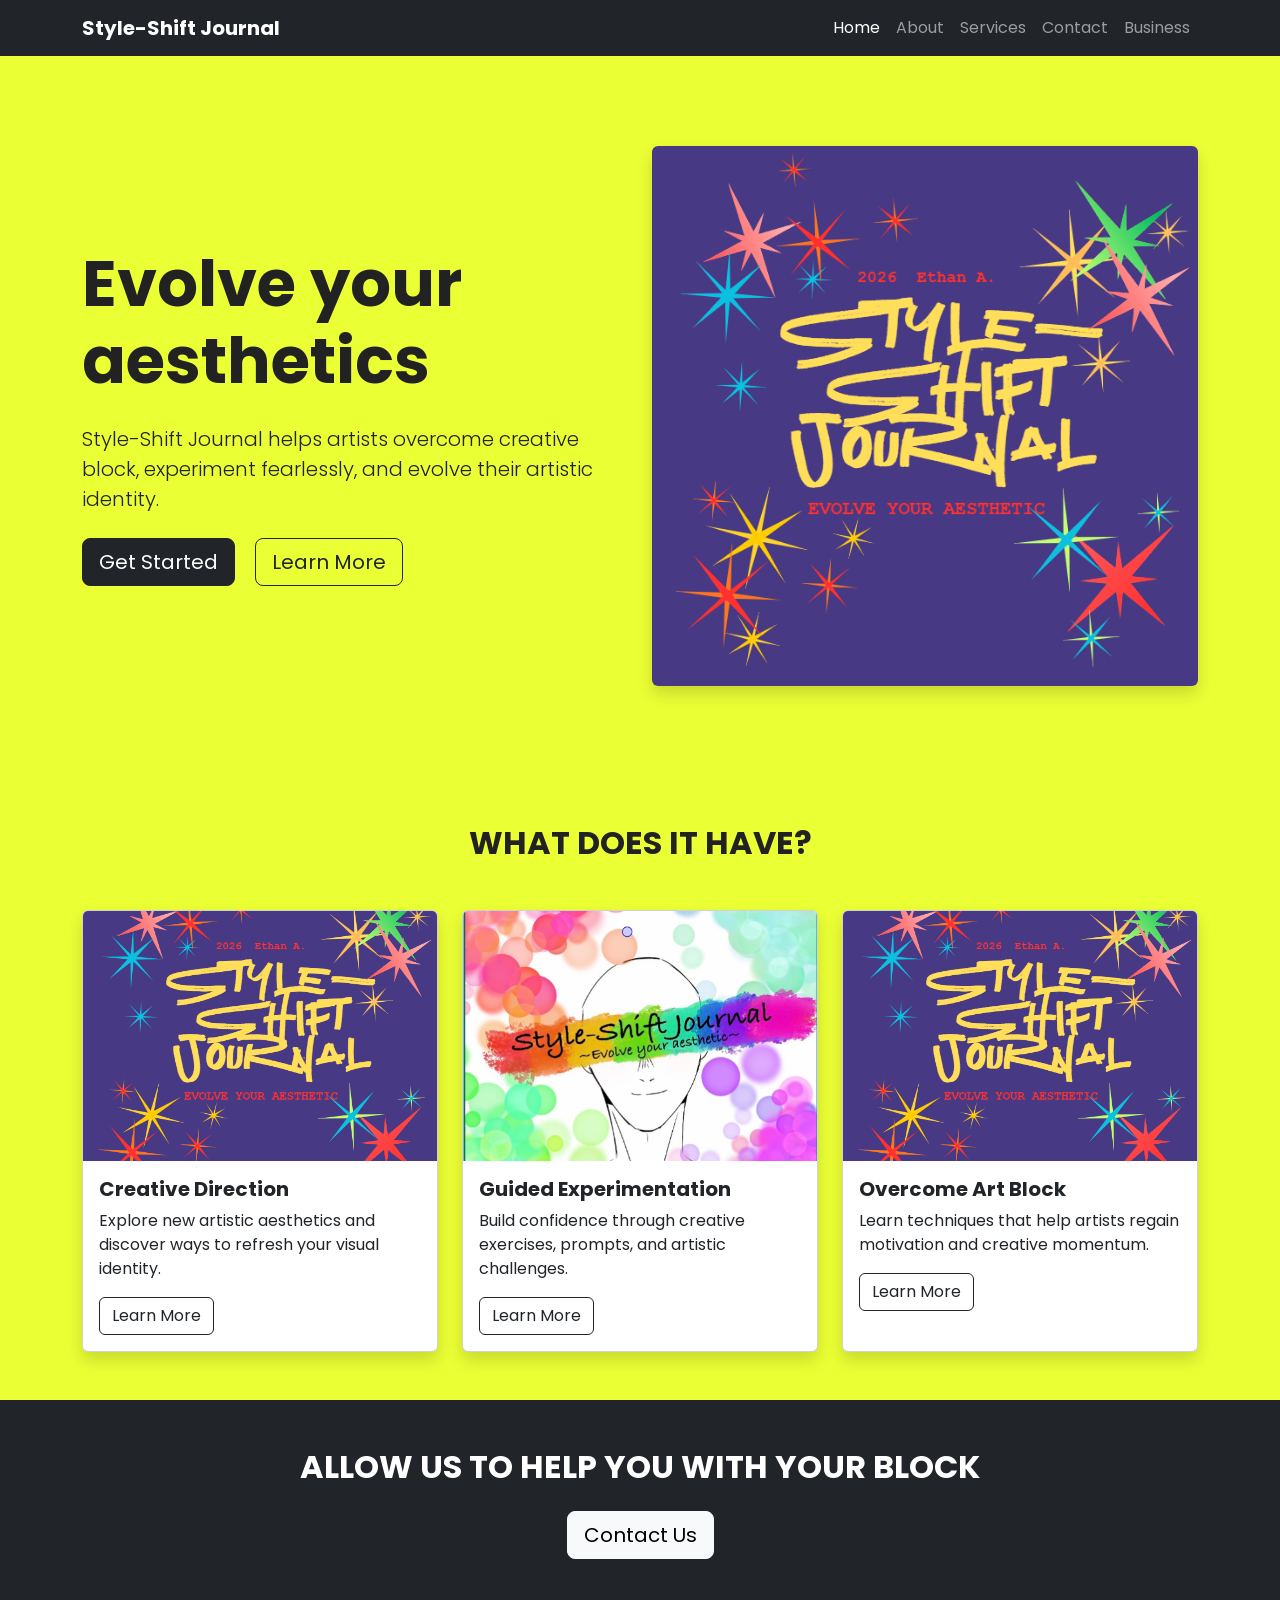
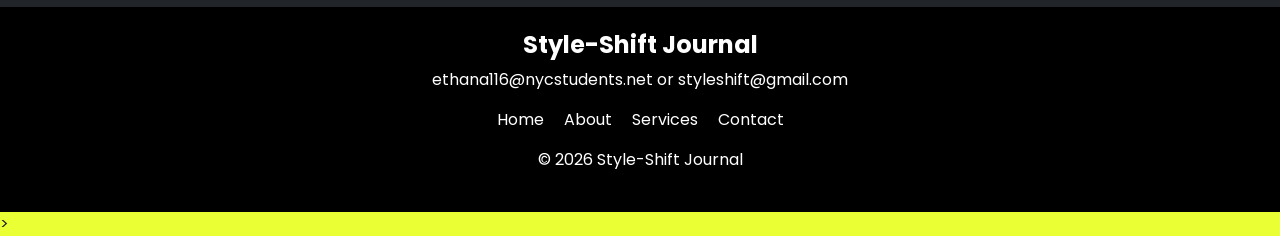
<file: index.html>
<!-- =========================
FILE: index.html
========================= -->
<!DOCTYPE html>
<html lang="en">
<head>
  <meta charset="UTF-8">
  <meta name="viewport" content="width=device-width, initial-scale=1.0">

  <title>Style-Shift Journal | Home</title>

 
  <link href="https://cdn.jsdelivr.net/npm/bootstrap@5.3.3/dist/css/bootstrap.min.css" rel="stylesheet">

  <link href="https://fonts.googleapis.com/css2?family=Poppins:wght@300;400;600;700&display=swap" rel="stylesheet">

  <link rel="stylesheet" href="style.css">
</head>

<body style="background-color: rgb(235, 255, 53);">


<nav class="navbar navbar-expand-lg navbar-dark bg-dark">
  <div class="container">

    <a class="navbar-brand fw-bold" href="index.html">
      Style-Shift Journal
    </a>

    <button class="navbar-toggler" type="button" data-bs-toggle="collapse" data-bs-target="#navMenu">
      <span class="navbar-toggler-icon"></span>
    </button>

    <div class="collapse navbar-collapse" id="navMenu">

      <ul class="navbar-nav ms-auto">

        <li class="nav-item">
          <a class="nav-link active" href="index.html">Home</a>
        </li>

        <li class="nav-item">
          <a class="nav-link" href="about.html">About</a>
        </li>

        <li class="nav-item">
          <a class="nav-link" href="services.html">Services</a>
        </li>

        <li class="nav-item">
          <a class="nav-link" href="contact.html">Contact</a>
        </li>

          <li class="nav-item">
          <a class="nav-link" href="business.html">Business</a>
        </li>

      
      </ul>

    </div>
  </div>
</nav>

<!-- HERO -->
<section class="hero-section py-5">

  <div class="container">

    <div class="row align-items-center">

      <div class="col-md-6">

        <h1 class="display-3 fw-bold">
         Evolve your aesthetics
        </h1>

        <p class="lead my-4">
          Style-Shift Journal helps artists overcome creative block,
          experiment fearlessly, and evolve their artistic identity.
        </p>

        <a href="services.html" class="btn btn-dark btn-lg me-3">
          Get Started
        </a>

        <a href="about.html" class="btn btn-outline-dark btn-lg">
          Learn More
        </a>

      </div>

      <div class="col-md-6 text-center">

        <img src="Screenshot 2026-04-22 092121.png"
             class="img-fluid rounded shadow"
             alt="Style Shift Journal">

      </div>

    </div>

  </div>

</section>

<!-- FEATURES -->
<section class="container py-5">

  <h2 class="text-center fw-bold mb-5">
    WHAT DOES IT HAVE?
  </h2>

  <div class="row g-4">

    <!-- CARD 1 -->
    <div class="col-md-4">

      <div class="card h-100 shadow">

        <img src="Screenshot 2026-04-22 092121.png"
             class="card-img-top"
             alt="Creative Direction">

        <div class="card-body">

          <h5 class="card-title fw-bold">
            Creative Direction
          </h5>

          <p class="card-text">
            Explore new artistic aesthetics and discover ways to refresh your visual identity.
          </p>

          <a href="services.html" class="btn btn-outline-dark">
            Learn More
          </a>

        </div>

      </div>

    </div>

    <!-- CARD 2 -->
    <div class="col-md-4">

      <div class="card h-100 shadow">

        <img src="Screenshot 2026-04-23 092719.png"
             class="card-img-top"
             alt="Experimentation">

        <div class="card-body">

          <h5 class="card-title fw-bold">
            Guided Experimentation
          </h5>

          <p class="card-text">
            Build confidence through creative exercises, prompts, and artistic challenges.
          </p>

          <a href="services.html" class="btn btn-outline-dark">
            Learn More
          </a>

        </div>

      </div>

    </div>

    <!-- CARD 3 -->
    <div class="col-md-4">

      <div class="card h-100 shadow">

        <img src="Screenshot 2026-04-22 092121.png"
             class="card-img-top"
             alt="Art Block">

        <div class="card-body">

          <h5 class="card-title fw-bold">
            Overcome Art Block
          </h5>

          <p class="card-text">
            Learn techniques that help artists regain motivation and creative momentum.
          </p>

          <a href="services.html" class="btn btn-outline-dark">
            Learn More
          </a>

        </div>

      </div>

    </div>

  </div>

</section>

<!-- CTA -->
<section class="bg-dark text-white text-center py-5">

  <h2 class="fw-bold">
   ALLOW US TO HELP YOU WITH YOUR BLOCK
  </h2>

  <a href="contact.html" class="btn btn-light btn-lg mt-3">
    Contact Us
  </a>

</section>

<!-- FOOTER -->
<footer class="bg-black text-white text-center p-4">

  <h4 class="fw-bold">
    Style-Shift Journal
  </h4>

  <p>
    ethana116@nycstudents.net or styleshift@gmail.com
  </p>

  <div class="mb-3">

    <a href="index.html" class="text-white me-3">Home</a>

    <a href="about.html" class="text-white me-3">About</a>

    <a href="services.html" class="text-white me-3">Services</a>

    <a href="contact.html" class="text-white">Contact</a>

  </div>

  <p>
    © 2026 Style-Shift Journal
  </p>

</footer>>

<script src="https://cdn.jsdelivr.net/npm/bootstrap@5.3.3/dist/js/bootstrap.bundle.min.js"></script>

</body>
</html>
</file>
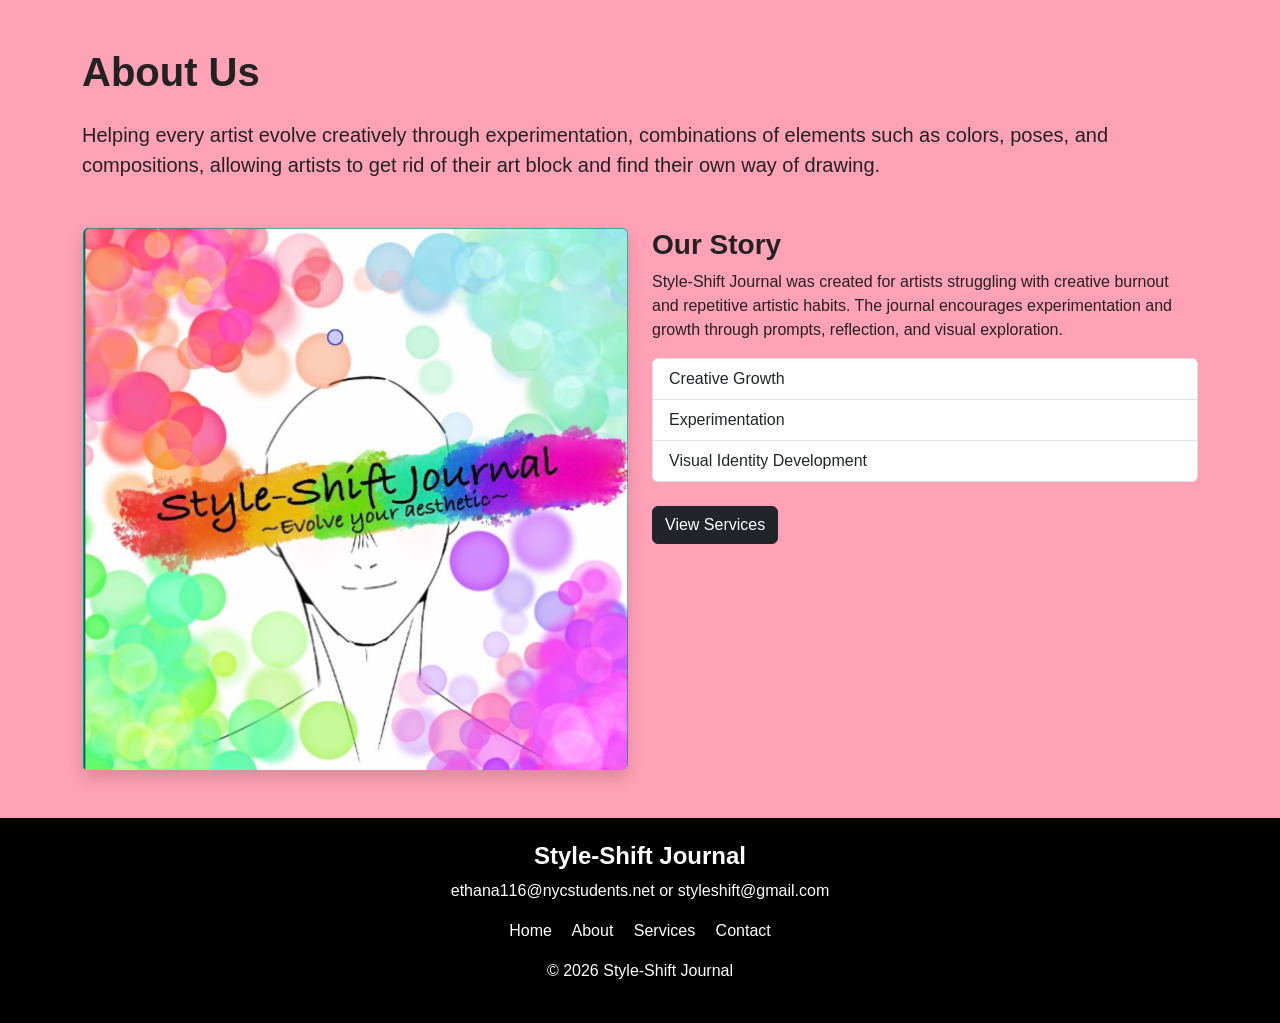
<file: about.html>
<!DOCTYPE html>
<html lang="en">
<head>
<meta charset="UTF-8">
<meta name="viewport" content="width=device-width, initial-scale=1.0">

<title>About | Style-Shift Journal</title>

<link href="https://cdn.jsdelivr.net/npm/bootstrap@5.3.3/dist/css/bootstrap.min.css" rel="stylesheet">
<link rel="stylesheet" href="style.css">
</head>

<body style="background-color: rgb(255, 161, 183);">

<!-- SAME NAVBAR -->

<section class="container py-5">

<h1 class="fw-bold mb-4">
About Us
</h1>

<p class="lead">
Helping every artist evolve creatively through experimentation, combinations of
elements such as colors, poses, and compositions, allowing artists to get rid of their
art block and find their own way of drawing.
</p>

<div class="row mt-5">

<div class="col-md-6">

<img src="Screenshot 2026-04-23 092719.png"
class="img-fluid rounded shadow">

</div>

<div class="col-md-6">

<h3 class="fw-bold">
Our Story
</h3>

<p>
Style-Shift Journal was created for artists struggling with creative burnout and repetitive artistic habits.
The journal encourages experimentation and growth through prompts, reflection, and visual exploration.
</p>

<ul class="list-group">

<li class="list-group-item">
Creative Growth
</li>

<li class="list-group-item">
Experimentation
</li>

<li class="list-group-item">
Visual Identity Development
</li>

</ul>

<a href="services.html" class="btn btn-dark mt-4">
View Services
</a>

</div>

</div>

</section>
<footer class="bg-black text-white text-center p-4">

  <h4 class="fw-bold">
    Style-Shift Journal
  </h4>

  <p>
    ethana116@nycstudents.net or styleshift@gmail.com
  </p>

  <div class="mb-3">

    <a href="index.html" class="text-white me-3">Home</a>

    <a href="about.html" class="text-white me-3">About</a>

    <a href="services.html" class="text-white me-3">Services</a>

    <a href="contact.html" class="text-white">Contact</a>

  </div>

  <p>
    © 2026 Style-Shift Journal
  </p>

</footer>
</body>
</html>
</file>
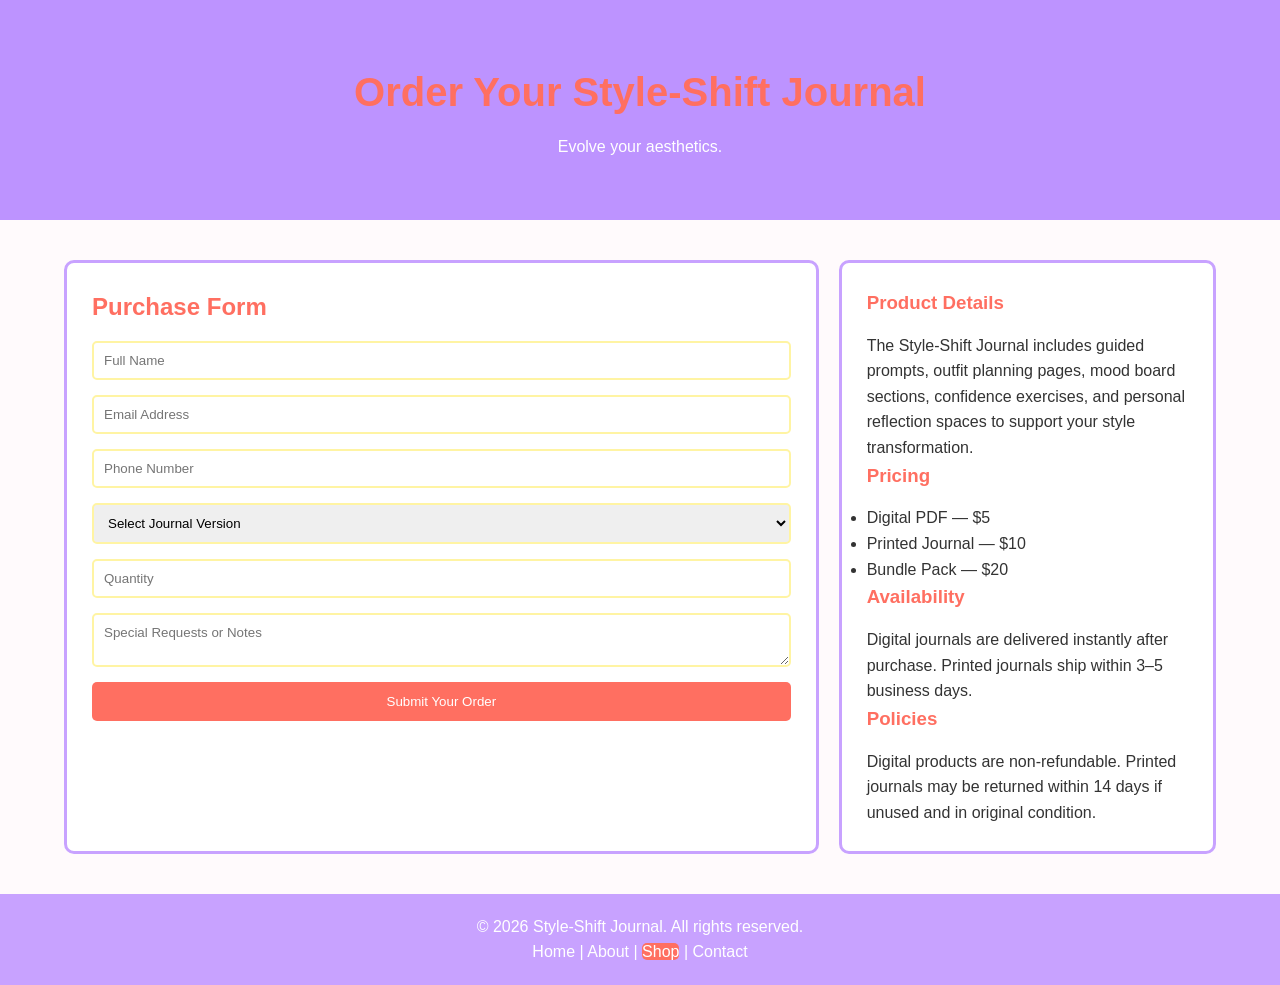
<file: business.html>
<!DOCTYPE html>
<html lang="en">
<head>
  <meta charset="UTF-8" />
  <meta name="viewport" content="width=device-width, initial-scale=1.0"/>
  <title>Style-Shift Journal | Order Page</title>

 <style>
*{
  margin:0;
  padding:0;
  box-sizing:border-box;
  font-family:Arial, sans-serif;
}

body{
  background:#fffafc;
  color:#333;
  line-height:1.6;
}

/* NAVBAR + FOOTER + CTA */
header,
footer,
.cta{
  background:#c8a2ff; /* light purple */
  color:white;
  text-align:center;
}

header{
  padding:15px 40px;
}

.navbar{
  display:flex;
  justify-content:space-between;
  align-items:center;
}

.logo{
  color:white;
  font-size:1.5rem;
  font-weight:bold;
}

.nav-links{
  display:flex;
  list-style:none;
  gap:20px;
}

.nav-links a,
footer a,
.cta a{
  text-decoration:none;
  color:white;
}

.nav-links a{
  padding:8px 12px;
}

/* ACTIVE + HOVER */
.nav-links a:hover,
.active{
  background:#ff6f61; /* coral red */
  border-radius:5px;
}

/* PAGE HEADER */
.page-header{
  background:#bd93ff; /* soft yellow */
  text-align:center;
  padding:60px 20px;
}

.page-header h1{
  font-size:2.5rem;
  margin-bottom:10px;
  color:#ff6f61;
}

/* MAIN CONTENT */
.container{
  width:90%;
  margin:40px auto;
  display:grid;
  grid-template-columns:2fr 1fr;
  gap:20px;
}

.order-form,
.info-box{
  background:white;
  padding:25px;
  border-radius:10px;
  border:3px solid #c8a2ff;
}

.order-form h2,
.info-box h3{
  color:#ff6f61;
  margin-bottom:15px;
}

form{
  display:flex;
  flex-direction:column;
  gap:15px;
}

input,
select,
textarea{
  padding:10px;
  border:2px solid #fff4a3;
  border-radius:5px;
}


.btn,
.cta a{
  background:#ff6f61;
  color:white;
  padding:12px;
  border:none;
  border-radius:5px;
  cursor:pointer;
}

.btn:hover,
.cta a:hover{
  background:#ffd84d; /* yellow */
  color:#333;
}


.cta{
  padding:50px 20px;
  margin-top:40px;
}

.cta p{
  margin:15px 0;
}


footer{
  padding:20px;
  margin-top:40px;
}


@media(max-width:768px){
  .container{
    grid-template-columns:1fr;
  }

  .navbar{
    flex-direction:column;
    gap:10px;
  }
}
</style>
</head>

<body>

  
  


  <header class="page-header">

    <h1>Order Your Style-Shift Journal</h1>

    <p>
     Evolve your aesthetics.
    </p>

  </header>

  
  <main class="container">

   
    <section class="order-form">

      <h2>Purchase Form</h2>

      <form action="confirmation.html">

        <input type="text" placeholder="Full Name" required>

        <input type="email" placeholder="Email Address" required>

        <input type="tel" placeholder="Phone Number" required>

        <select required>
          <option value="">Select Journal Version</option>
          <option>Digital PDF Journal</option>
          <option>Printed Paperback Journal</option>
          <option>Bundle Pack (Digital + Printed)</option>
        </select>

        <input type="number" min="1" placeholder="Quantity" required>

        <textarea placeholder="Special Requests or Notes"></textarea>

        <button type="submit" class="btn">
          Submit Your Order
        </button>

      </form>

    </section>

    <!-- SUPPORTING INFO -->
    <aside class="info-box">

      <h3>Product Details</h3>

      <p>
        The Style-Shift Journal includes guided prompts, outfit planning
        pages, mood board sections, confidence exercises, and personal
        reflection spaces to support your style transformation.
      </p>

      <h3>Pricing</h3>

      <ul class="details">
        <li>Digital PDF — $5</li>
        <li>Printed Journal — $10</li>
        <li>Bundle Pack — $20</li>
      </ul>

      <h3>Availability</h3>

      <p>
        Digital journals are delivered instantly after purchase.
        Printed journals ship within 3–5 business days.
      </p>

      <h3>Policies</h3>

      <p>
        Digital products are non-refundable. Printed journals may be
        returned within 14 days if unused and in original condition.
      </p>

    </aside>

  </main>

  <footer>

    <p>&copy; 2026 Style-Shift Journal. All rights reserved.</p>

    <p>
      <a href="index.html">Home</a> |
      <a href="about.html">About</a> |
      <a href="shop.html" class="active">Shop</a> |
      <a href="contact.html">Contact</a>
    </p>

  </footer>

</body>
</html>
</file>
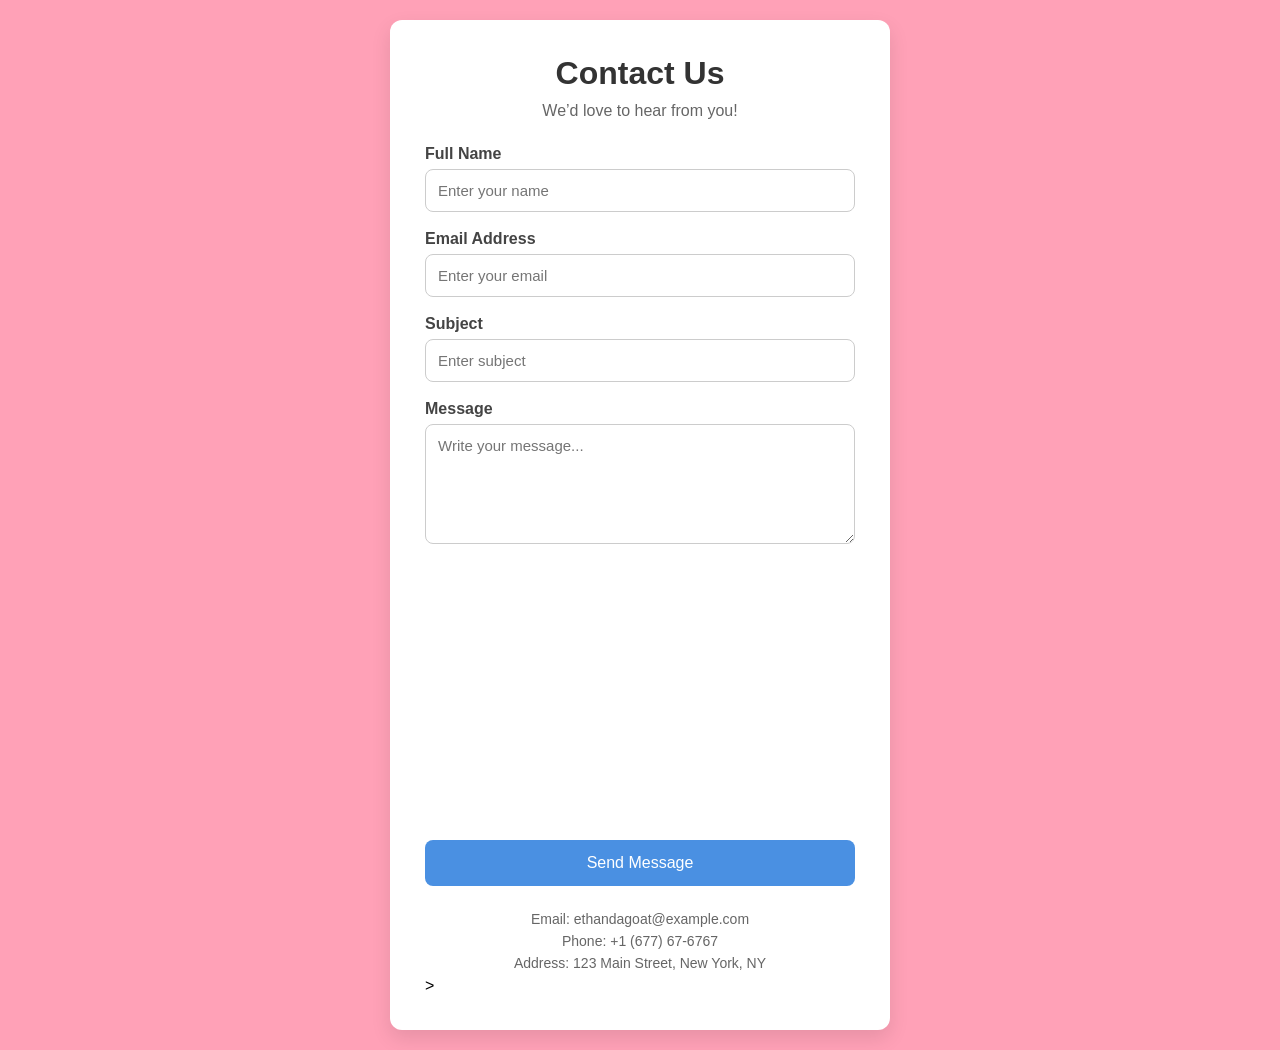
<file: contact.html>
<!DOCTYPE html>
<html lang="en">
<head>
  <meta charset="UTF-8" />
    <meta name="viewport" content="width=device-width, initial-scale=1.0" />
      <title>Contact Us</title>
       <style> * { margin: 0; padding: 0; box-sizing: border-box; font-family: Arial, sans-serif; } body { background-color: rgb(255, 161, 183); display: flex; justify-content: center; align-items: center; min-height: 100vh; padding: 20px; } .contact-container { background: white; width: 100%; max-width: 500px; padding: 35px; border-radius: 12px; box-shadow: 0 8px 20px rgba(0,0,0,0.1); } .contact-container h1 { text-align: center; margin-bottom: 10px; color: #333; } .contact-container p { text-align: center; margin-bottom: 25px; color: #666; } .form-group { margin-bottom: 18px; } label { display: block; margin-bottom: 6px; color: #444; font-weight: bold; } input, textarea { width: 100%; padding: 12px; border: 1px solid #ccc; border-radius: 8px; font-size: 15px; transition: border-color 0.3s; } input:focus, textarea:focus { outline: none; border-color: #4a90e2; } textarea { resize: vertical; min-height: 120px; } button { width: 100%; padding: 14px; background: #4a90e2; color: white; border: none; border-radius: 8px; font-size: 16px; cursor: pointer; transition: background 0.3s; } button:hover { background: #357bd8; } .contact-info { margin-top: 25px; text-align: center; color: #555; font-size: 14px; } .contact-info p { margin: 6px 0; } </style>
      
       </head>
       
       
       <body>
       
         <div class="contact-container">
         
             <h1>Contact Us</h1>
                 <p>We’d love to hear from you!</p>
                 
                     <form>
                           <div class="form-group">
                                   <label for="name">Full Name</label>
                                           <input 
                                                     type="text" 
                                                               id="name" 
                                                                         name="name" 
                                                                                   placeholder="Enter your name" 
                                                                                             required
                                                                                                     />
                                                                                                           </div>
                                                                                                           
                                                                                                                 <div class="form-group">
                                                                                                                         <label for="email">Email Address</label>
                                                                                                                                 <input 
                                                                                                                                           type="email" 
                                                                                                                                                     id="email" 
                                                                                                                                                               name="email" 
                                                                                                                                                                         placeholder="Enter your email" 
                                                                                                                                                                                   required
                                                                                                                                                                                           />
                                                                                                                                                                                                 </div>
                                                                                                                                                                                                 
                                                                                                                                                                                                       <div class="form-group">
                                                                                                                                                                                                               <label for="subject">Subject</label>
                                                                                                                                                                                                                       <input 
                                                                                                                                                                                                                                 type="text" 
                                                                                                                                                                                                                                           id="subject" 
                                                                                                                                                                                                                                                     name="subject" 
                                                                                                                                                                                                                                                               placeholder="Enter subject"
                                                                                                                                                                                                                                                                       />
                                                                                                                                                                                                                                                                             </div>
                                                                                                                                                                                                                                                                             
                                                                                                                                                                                                                                                                                   <div class="form-group">
                                                                                                                                                                                                                                                                                           <label for="message">Message</label>
                                                                                                                                                                                                                                                                                                   <textarea 
                                                                                                                                                                                                                                                                                                             id="message" 
                                                                                                                                                                                                                                                                                                                       name="message" 
                                                                                                                                                                                                                                                                                                                                 placeholder="Write your message..." 
                                                                                                                                                                                                                                                                                                                                           required
                                                                                                                                                                                                                                                                                                                                                   ></textarea>
                                                                                                                                                                                                                                                                                                                                                         </div>

                                                                                                                                                                                                                                                                                                                                                        <section>
  <iframe
    src="https://www.google.com/maps/embed?pb=!1m18!1m12!1m3!1d3022.240843046303!2d-73.98847952472059!3d40.75672727138687!2m3!1f0!2f0!3f0!3m2!1i1024!2i768!4f13.1!3m3!1m2!1s0x89c259c9335eb1d9%3A0x3592e812fb21531!2sTamashii%20Nations%20Store%20New%20York!5e0!3m2!1sen!2sus!4v1779197070851!5m2!1sen!2sus"
    width="430"
    height="270"
    style="border:0;"
    allowfullscreen
    loading="lazy"
    referrerpolicy="no-referrer-when-downgrade">
  </iframe>
</section>
                                                                                                                                                                                                                                                                                                                                                         
                                                                                                                                                                                                                                                                                                                                                               <button type="submit">Send Message</button>
                                                                                                                                                                                                                                                                                                                                                                   </form>
                                                                                                                                                                                                                                                                                                                                                                   
                                                                                                                                                                                                                                                                                                                                                                       <div class="contact-info">
                                                                                                                                                                                                                                                                                                                                                                             <p>Email: ethandagoat@example.com</p>
                                                                                                                                                                                                                                                                                                                                                                                   <p>Phone: +1 (677) 67-6767</p>
                                                                                                                                                                                                                                                                                                                                                                                         <p>Address: 123 Main Street, New York, NY</p>
                                                                                                                                                                                                                                                                                                                                                                                             </div>
                                                                                                                                                                                                                                                                                                                                                                                             
                                                                                                                                                                                                                                                                                                                                                                                             
                                                                                                                                                                                                                                                                                                                                                                                        
                                                                                                                                                                                                                                                                                                                                                                                               
                                                                                                                                                                                                                                                                                                                                                                                               </body>
                                                                                                                                                                                                                                                                                                                                                                                               </html>>
</file>
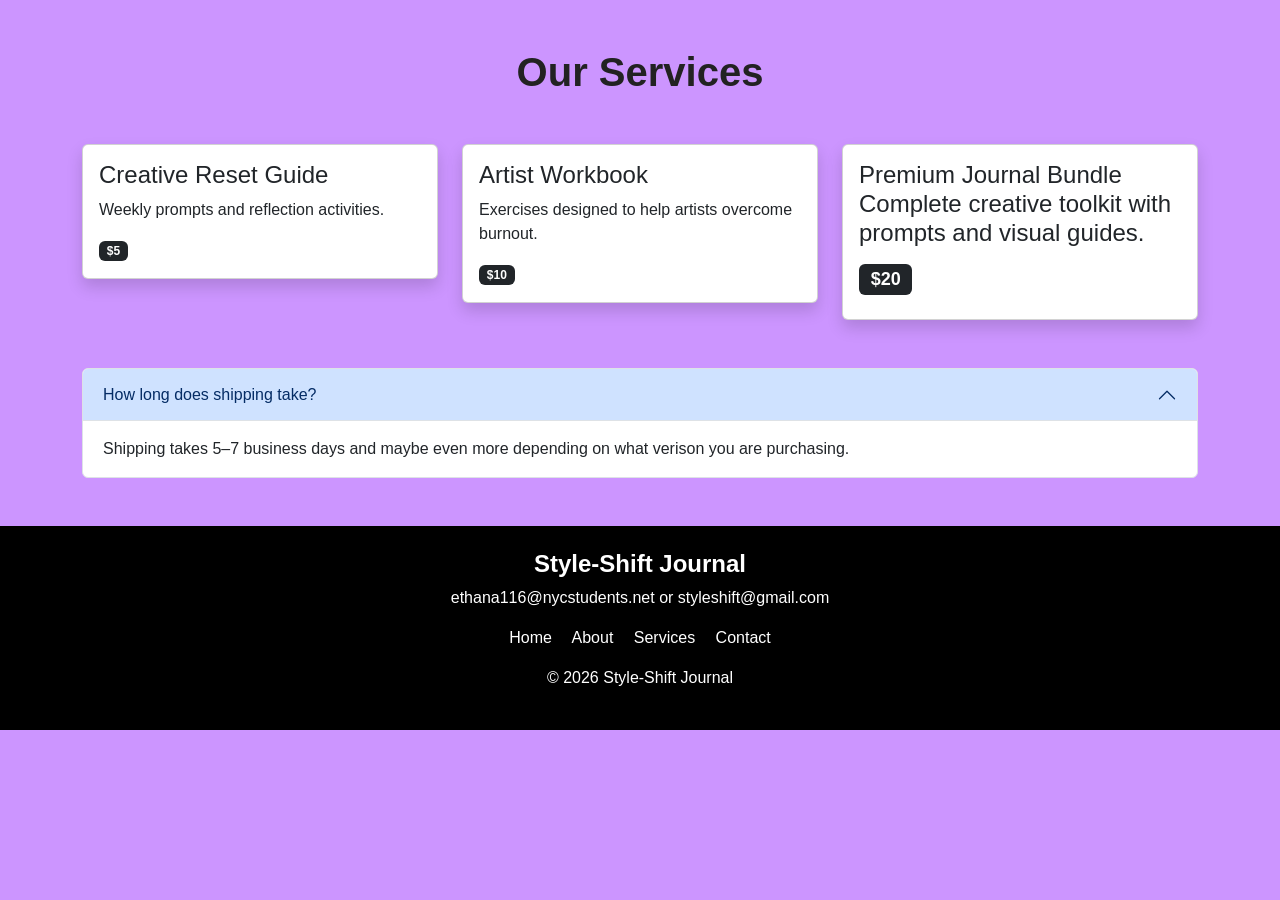
<file: services.html>
<!-- =========================
FILE: services.html
========================= -->

<!DOCTYPE html>
<html lang="en">
<head>
<meta charset="UTF-8">
<meta name="viewport" content="width=device-width, initial-scale=1.0">

<title>Services | Style-Shift Journal</title>

<link href="https://cdn.jsdelivr.net/npm/bootstrap@5.3.3/dist/css/bootstrap.min.css" rel="stylesheet">
<link rel="stylesheet" href="style.css">
</head>

<body style="background-color: rgb(204, 149, 255);">

<section class="container py-5">

<h1 class="fw-bold text-center mb-5">
Our Services
</h1>

<div class="row g-4">

<div class="col-md-4">
<div class="card shadow">

<div class="card-body">

<h4>
Creative Reset Guide
</h4>

<p>
Weekly prompts and reflection activities.
</p>

<span class="badge bg-dark">
$5
</span>

</div>
</div>
</div>

<div class="col-md-4">
<div class="card shadow">

<div class="card-body">

<h4>
Artist Workbook
</h4>

<p>
Exercises designed to help artists overcome burnout.
</p>

<span class="badge bg-dark">
$10
</span>

</div>
</div>
</div>

<div class="col-md-4">
<div class="card shadow">

<div class="card-body">

<h4>
Premium Journal Bundle

<p>
Complete creative toolkit with prompts and visual guides.
</p>

<span class="badge bg-dark">
$20
</span>

</div>
</div>
</div>

</div>

<!-- ACCORDION -->

<div class="accordion mt-5" id="faqAccordion">

<div class="accordion-item">

<h2 class="accordion-header">

<button class="accordion-button" data-bs-toggle="collapse" data-bs-target="#faq1">
How long does shipping take?
</button>

</h2>

<div id="faq1" class="accordion-collapse collapse show">

<div class="accordion-body">
Shipping takes 5–7 business days and maybe even more depending on what verison you are purchasing.
</div>

</div>

</div>

</div>

</section>

<footer class="bg-black text-white text-center p-4">

  <h4 class="fw-bold">
    Style-Shift Journal
  </h4>

  <p>
    ethana116@nycstudents.net or styleshift@gmail.com
  </p>

  <div class="mb-3">

    <a href="index.html" class="text-white me-3">Home</a>

    <a href="about.html" class="text-white me-3">About</a>

    <a href="services.html" class="text-white me-3">Services</a>

    <a href="contact.html" class="text-white">Contact</a>

  </div>

  <p>
    © 2026 Style-Shift Journal
  </p>

</footer>

<script src="https://cdn.jsdelivr.net/npm/bootstrap@5.3.3/dist/js/bootstrap.bundle.min.js"></script>

</body>
</html>
</file>
<file: style.css>
/* =========================
FILE: style.css
========================= */

body{
  font-family:'Poppins', sans-serif;
  background:#f8f9fa;
  color:#222;
}

.hero-section{
  min-height:80vh;
  display:flex;
  align-items:center;
}

.card img{
  height:250px;
  object-fit:cover;
}

footer a{
  text-decoration:none;
}

footer a:hover{
  color:#ccc;
}

.carousel-item{
  min-height:250px;
}
</file>
